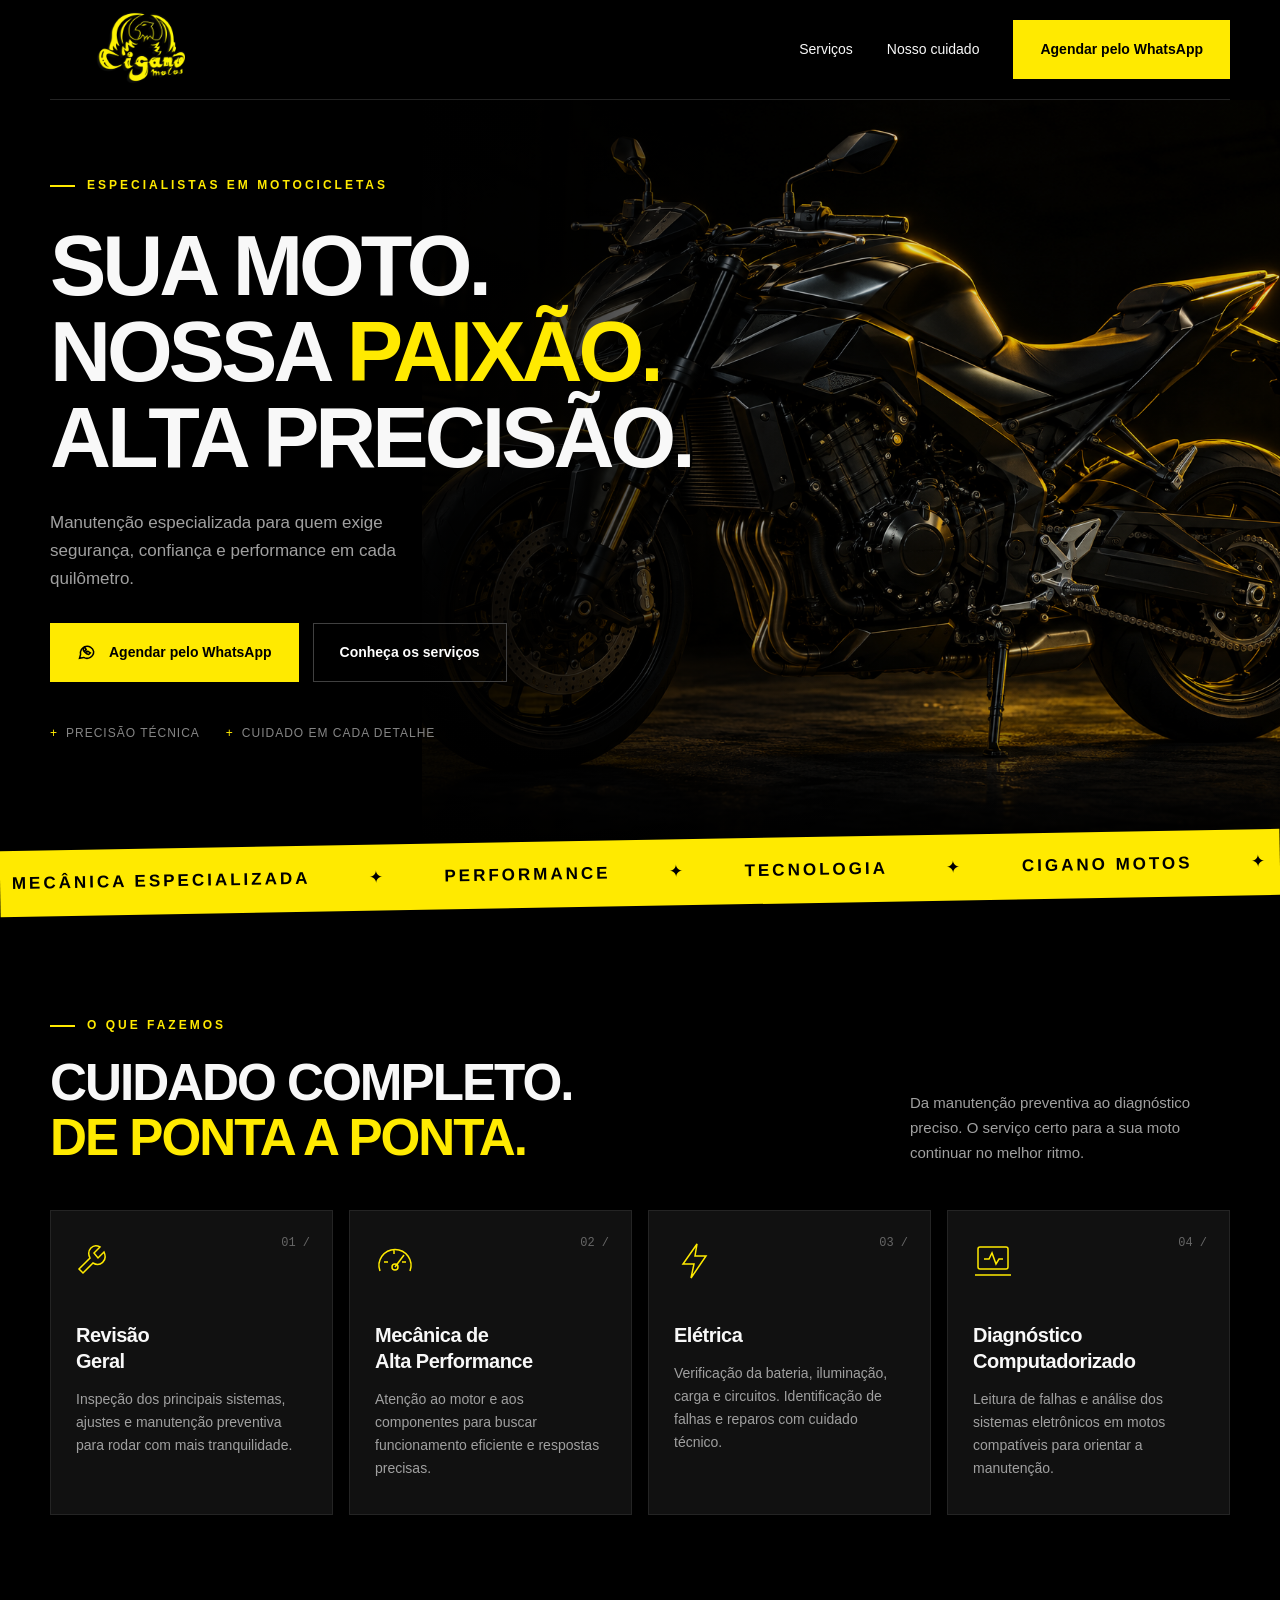
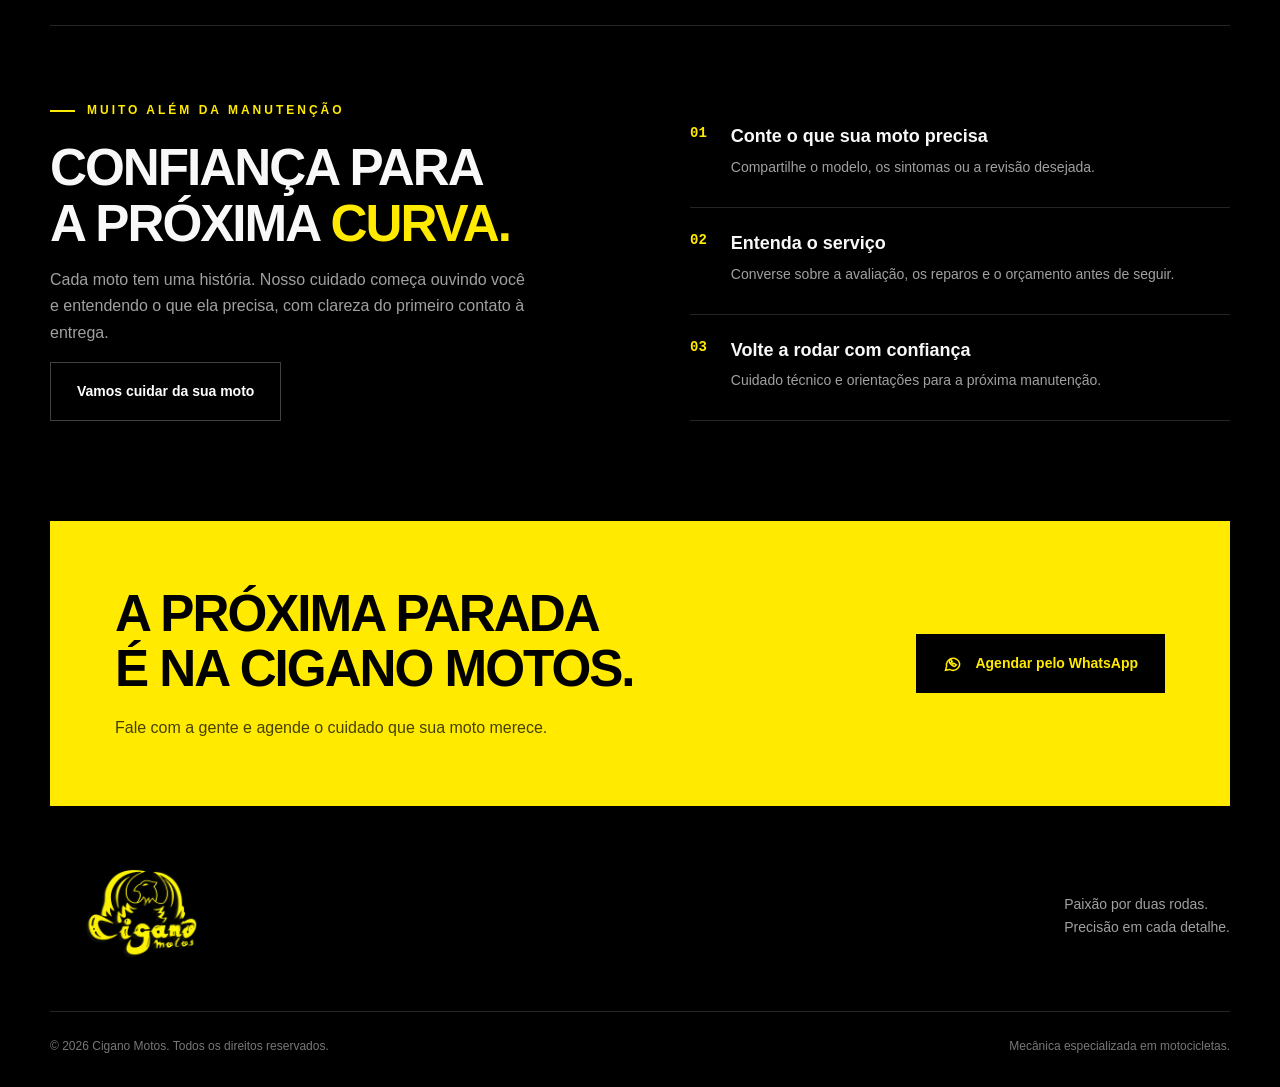
<file: cigano-motos/index.html>
<!doctype html>
<html lang="pt-BR">
<head>
<meta charset="UTF-8">
<meta name="viewport" content="width=device-width,initial-scale=1">
<meta name="theme-color" content="#000000">
<meta name="description" content="Cigano Motos. Revisão, mecânica de alta performance, elétrica e diagnóstico computadorizado para a sua motocicleta.">
<title>Cigano Motos — Precisão em cada detalhe.</title>
<link rel="stylesheet" href="assets/css/styles.css"></head>
<body>
<svg style="display:none" xmlns="http://www.w3.org/2000/svg">
<symbol id="whatsapp" viewBox="0 0 24 24">
<path d="M20 11.5a8 8 0 0 1-12 7l-5 1 1.3-4.5A8 8 0 1 1 20 11.5Z"/>
<path d="M8 7c-2 3 3 8 6 8l2-2-3-2-1 1-2-2 1-1-2-3Z"/></symbol></svg>
<header class="wrap nav">
<a href="#inicio" class="brand" aria-label="Cigano Motos, início">
<img class="header-logo" src="assets/images/logo-cigano.png" alt="Cigano Motos" width="180" height="120"></a>
<nav aria-label="Menu principal">
<a href="#servicos">Serviços</a>
<a href="#cuidado">Nosso cuidado</a>
<button class="btn" data-whatsapp>Agendar pelo WhatsApp</button></nav></header>
<main>
<section id="inicio" class="hero">
<img class="hero-image" src="assets/images/hero.png" alt="Motocicleta esportiva preta com iluminação amarela em uma oficina">
<div class="wrap">
<div class="hero-content">
<div class="eyebrow">Especialistas em motocicletas</div>
<h1>SUA MOTO.<br>NOSSA <em>PAIXÃO.</em>
<br>ALTA PRECISÃO.</h1>
<p>Manutenção especializada para quem exige segurança, confiança e performance em cada quilômetro.</p>
<div class="hero-actions">
<button class="btn" data-whatsapp>
<svg class="wa">
<use href="#whatsapp"/></svg>Agendar pelo WhatsApp</button>
<a class="btn outline" href="#servicos">Conheça os serviços</a></div>
<div class="hero-foot">
<span>Precisão técnica</span>
<span>Cuidado em cada detalhe</span></div></div></div></section>
<div class="strip" aria-hidden="true">
<div>
<span>MECÂNICA ESPECIALIZADA</span>
<b>✦</b>
<span>PERFORMANCE</span>
<b>✦</b>
<span>TECNOLOGIA</span>
<b>✦</b>
<span>CIGANO MOTOS</span>
<b>✦</b></div></div>
<section id="servicos" class="wrap services">
<div class="section-top reveal">
<div>
<div class="eyebrow">O que fazemos</div>
<h2>CUIDADO COMPLETO.<br>
<span>DE PONTA A PONTA.</span></h2></div>
<p>Da manutenção preventiva ao diagnóstico preciso. O serviço certo para a sua moto continuar no melhor ritmo.</p></div>
<div class="cards">
<article class="card reveal">
<span class="num">01 /</span>
<svg class="icon" viewBox="0 0 40 40">
<path d="m24 6-6 6 4 5 6-6c4 9-4 15-11 11L7 32l-4-4 11-11C10 9 17 2 24 6Z"/></svg>
<h3>Revisão<br>Geral</h3>
<p>Inspeção dos principais sistemas, ajustes e manutenção preventiva para rodar com mais tranquilidade.</p></article>
<article class="card reveal">
<span class="num">02 /</span>
<svg class="icon" viewBox="0 0 40 40">
<path d="M5 30a16 16 0 1 1 30 0M20 26l9-12M9 21h4M27 21h4M19 8v5"/>
<circle cx="20" cy="26" r="3"/></svg>
<h3>Mecânica de<br>Alta Performance</h3>
<p>Atenção ao motor e aos componentes para buscar funcionamento eficiente e respostas precisas.</p></article>
<article class="card reveal">
<span class="num">03 /</span>
<svg class="icon" viewBox="0 0 40 40">
<path d="M23 3 9 23h11l-3 14 15-22H21Z"/></svg>
<h3>Elétrica</h3>
<p>Verificação da bateria, iluminação, carga e circuitos. Identificação de falhas e reparos com cuidado técnico.</p></article>
<article class="card reveal">
<span class="num">04 /</span>
<svg class="icon" viewBox="0 0 40 40">
<rect x="5" y="6" width="30" height="22" rx="2"/>
<path d="M2 34h36M11 18h5l3-6 4 11 3-5h4"/></svg>
<h3>Diagnóstico<br>Computadorizado</h3>
<p>Leitura de falhas e análise dos sistemas eletrônicos em motos compatíveis para orientar a manutenção.</p></article></div></section>
<section id="cuidado" class="wrap care">
<div class="reveal">
<div class="eyebrow">Muito além da manutenção</div>
<h2>CONFIANÇA PARA<br>A PRÓXIMA <span>CURVA.</span></h2>
<p>Cada moto tem uma história. Nosso cuidado começa ouvindo você e entendendo o que ela precisa, com clareza do primeiro contato à entrega.</p>
<a class="btn outline" href="#agendamento">Vamos cuidar da sua moto</a></div>
<div class="steps reveal">
<div class="step">
<b>01</b>
<div>
<h3>Conte o que sua moto precisa</h3>
<p>Compartilhe o modelo, os sintomas ou a revisão desejada.</p></div></div>
<div class="step">
<b>02</b>
<div>
<h3>Entenda o serviço</h3>
<p>Converse sobre a avaliação, os reparos e o orçamento antes de seguir.</p></div></div>
<div class="step">
<b>03</b>
<div>
<h3>Volte a rodar com confiança</h3>
<p>Cuidado técnico e orientações para a próxima manutenção.</p></div></div></div></section>
<section id="agendamento" class="wrap cta reveal">
<div>
<h2>A PRÓXIMA PARADA<br>É NA <span class="cta-name">CIGANO MOTOS.</span></h2>
<p>Fale com a gente e agende o cuidado que sua moto merece.</p></div>
<button class="btn" data-whatsapp>
<svg class="wa">
<use href="#whatsapp"/></svg>Agendar pelo WhatsApp</button></section></main>
<footer class="wrap">
<div class="footer-main">
<a href="#inicio" class="brand">
<img class="footer-logo" src="assets/images/logo-cigano.png" alt="Cigano Motos" width="180" height="120"></a>
<p>Paixão por duas rodas.<br>Precisão em cada detalhe.</p></div>
<div class="bottom">
<span>© <span id="year"></span> Cigano Motos. Todos os direitos reservados.</span>
<span>Mecânica especializada em motocicletas.</span></div></footer>
<dialog id="contact">
<h3>Agendamento pelo WhatsApp</h3>
<p>O contato da oficina estará disponível em breve. Volte aqui para agendar sua manutenção.</p>
<button class="btn" id="close-dialog">Entendi</button></dialog>
<script src="assets/js/main.js" defer></script></body></html>
</file>
<file: cigano-motos/assets/css/styles.css>
:root{--yellow:#ffea00;--black:#000;--muted:#a0a0a0}
*{box-sizing:border-box}
html{scroll-behavior:smooth;scroll-padding-top:100px}
body{margin:0;background:#000;color:#f8f8f8;font:16px/1.65 Arial,Helvetica,sans-serif}
a{color:inherit;text-decoration:none}
button{font:inherit;cursor:pointer}
::selection{background:var(--yellow);color:#000}
.wrap{width:min(1280px,calc(100% - 100px));margin:auto}
.nav{height:100px;display:flex;align-items:center;justify-content:space-between;border-bottom:1px solid #242424;position:relative;z-index:3}
.brand{font-style:normal;font-weight:900;font-size:25px;line-height:.95;letter-spacing:-1px;display:flex;align-items:center;gap:12px}
.mark{color:var(--yellow);font-size:45px;font-style:normal;line-height:1}
.brand small{display:block;font-size:11px;letter-spacing:5px;margin-top:8px;color:var(--yellow)}
nav{display:flex;gap:34px;align-items:center;font-size:14px}
nav a:hover{color:var(--yellow)}
.btn{display:inline-flex;align-items:center;justify-content:center;gap:12px;padding:17px 26px;background:var(--yellow);color:#000;border:1px solid var(--yellow);font-weight:700;font-size:14px;transition:transform .25s,background .25s}
.btn:hover{background:#fff76b;transform:translateY(-3px)}
.btn.outline{background:transparent;color:#fff;border-color:#404040}
.btn.outline:hover{border-color:var(--yellow);color:var(--yellow)}
.wa{width:20px;height:20px;fill:none;stroke:currentColor;stroke-width:1.8}
.hero{position:relative;min-height:740px;display:flex;align-items:center;overflow:hidden}
.hero-image{position:absolute;right:-5%;top:0;width:72%;height:100%;object-fit:cover;object-position:center}
.hero:after{content:'';position:absolute;inset:0;background:linear-gradient(90deg,#000 0%,#000 24%,#000d 40%,#0002 70%),linear-gradient(0deg,#000,transparent 22%)}
.hero-content{position:relative;z-index:1;max-width:680px;padding:65px 0 85px}
.eyebrow{font-size:12px;font-weight:700;letter-spacing:3px;text-transform:uppercase;color:var(--yellow);display:flex;gap:12px;align-items:center}
.eyebrow:before{content:'';width:25px;height:2px;background:var(--yellow)}
h1{font-size:clamp(52px,6.6vw,88px);line-height:1.02;letter-spacing:-4px;margin:27px 0;font-weight:900;text-transform:uppercase}
h1 em{color:var(--yellow);font-style:normal}
p{color:var(--muted)}
.hero p{max-width:420px;font-size:17px;margin-bottom:30px}
.hero-actions{display:flex;gap:14px;flex-wrap:wrap}
.hero-foot{margin-top:42px;display:flex;gap:26px;color:#858585;font-size:12px;letter-spacing:1px;text-transform:uppercase}
.hero-foot span:before{content:'+';color:var(--yellow);margin-right:8px}
.strip{background:var(--yellow);color:#000;overflow:hidden;padding:19px 0;transform:rotate(-1deg);width:100%;font-size:17px;font-weight:900;letter-spacing:3px;white-space:nowrap}
.strip div{display:flex;justify-content:space-around;gap:35px}
.strip b{font-weight:400}
section.services{padding:110px 0}
.section-top{display:flex;justify-content:space-between;align-items:end;gap:30px;margin-bottom:45px}
h2{font-size:clamp(34px,4vw,52px);line-height:1.08;letter-spacing:-2px;text-transform:uppercase;margin:19px 0 0}
h2 span{color:var(--yellow)}
.section-top p{max-width:320px;margin:0;font-size:15px}
.cards{display:grid;grid-template-columns:repeat(4,1fr);gap:16px}
.card{background:#111;border:1px solid #242424;padding:30px 25px;position:relative;min-height:305px;transition:transform .3s,border-color .3s,background .3s}
.card:hover{transform:translateY(-8px);border-color:var(--yellow);background:#171709}
.card .num{position:absolute;right:22px;top:23px;font-size:12px;color:#666;font-family:monospace}
.icon{width:40px;height:40px;stroke:var(--yellow);fill:none;stroke-width:1.5;margin-bottom:32px}
.card h3{font-size:20px;line-height:1.3;letter-spacing:-.5px;margin:0 0 14px}
.card p{font-size:14px;margin:0}
.care{padding:75px 0 100px;border-top:1px solid #242424;display:grid;grid-template-columns:1fr 1fr;gap:100px}
.care p{max-width:480px}
.steps{display:grid;gap:0}
.step{border-bottom:1px solid #242424;padding:21px 0;display:flex;gap:24px}
.step b{color:var(--yellow);font-family:monospace;font-size:14px}
.step h3{font-size:18px;margin:0 0 4px}
.step p{font-size:14px;margin:0}
.cta{background:var(--yellow);color:#000;padding:65px;display:flex;align-items:center;justify-content:space-between;gap:30px;position:relative}
.cta h2{margin:0;max-width:640px}
.cta p{color:#454100;margin:18px 0 0}
.cta .btn{background:#000;color:var(--yellow);border-color:#000;white-space:nowrap}
.cta .btn:hover{background:#222}
footer{padding:50px 0 30px}
.footer-main{display:flex;justify-content:space-between;align-items:center;padding-bottom:35px}
.footer-main p{font-size:14px;max-width:270px}
.bottom{border-top:1px solid #242424;padding-top:25px;color:#777;font-size:12px;display:flex;justify-content:space-between;gap:20px}
.reveal{opacity:0;transform:translateY(25px);transition:opacity .75s,transform .75s}
.reveal.visible{opacity:1;transform:none}
dialog{background:#151515;color:white;border:1px solid #444;max-width:440px;padding:30px}
dialog::backdrop{background:#000c}
dialog h3{margin-top:0}
dialog .btn{margin-top:10px}
.mobile-nav{display:none}
a:focus-visible,button:focus-visible{outline:3px solid #fff;outline-offset:5px}

@media(min-width:1500px){.hero-image{right:0;width:66%}
}
@media(max-width:1000px){.wrap{width:calc(100% - 48px)}
.cards{grid-template-columns:repeat(2,1fr)}
.care{gap:45px}
.hero-image{width:85%;right:-22%}
.cta{padding:40px}
nav{gap:20px}
.hero{min-height:690px}
}
@media(max-width:640px){.wrap{width:calc(100% - 36px)}
.nav{height:80px}
.brand{font-size:21px}
.mark{font-size:36px}
nav a{display:none}
nav .btn{display:flex;padding:11px 13px;font-size:12px}
.hero{min-height:830px;align-items:start}
.hero-image{width:130%;height:470px;right:-20%;top:350px;object-position:center}
.hero:after{background:linear-gradient(180deg,#000 0%,#000 37%,transparent 64%,#000 99%)}
.hero-content{padding:48px 0 280px;max-width:100%}
h1{font-size:53px;letter-spacing:-2.5px;margin:22px 0}
.eyebrow{font-size:10px;letter-spacing:2px}
.hero p{font-size:15px;max-width:340px}
.hero-actions{gap:10px}
.hero-actions .btn{padding:14px 16px;font-size:12px}
.hero-foot{display:none}
.strip{font-size:12px;letter-spacing:1.5px;padding:15px 0}
.strip div{justify-content:start;gap:24px}
.services{padding:75px 0!important}
.section-top{display:block}
.section-top p{margin-top:22px;max-width:100%}
.cards{grid-template-columns:1fr;gap:12px}
.card{min-height:235px;padding:26px}
.icon{margin-bottom:20px}
.care{grid-template-columns:1fr;gap:20px;padding:55px 0 65px}
.cta{display:block;padding:32px 24px}
.cta h2{font-size:34px}
.cta .btn{margin-top:25px}
.footer-main{align-items:start;gap:20px;flex-direction:column}
.bottom{flex-direction:column;gap:8px}
.reveal{transform:translateY(14px)}
}
@media(prefers-reduced-motion:reduce){html{scroll-behavior:auto}
*,*:before,*:after{transition:none!important;animation:none!important}
.reveal{opacity:1;transform:none}
}

.nav .brand{display:block;line-height:0;flex-shrink:0}
.header-logo{display:block;width:180px;height:96px;object-fit:contain}
@media(max-width:640px){.header-logo{width:132px;height:76px}
.nav{gap:10px}
.nav nav .btn{max-width:165px;text-align:center}
}

.footer-main .brand{display:block;line-height:0}
.footer-logo{display:block;width:180px;height:120px;object-fit:contain}
.cta h2 .cta-name{color:inherit}
em,i{font-style:normal}
@media(max-width:640px){.footer-logo{width:150px;height:100px}
}
</file>
